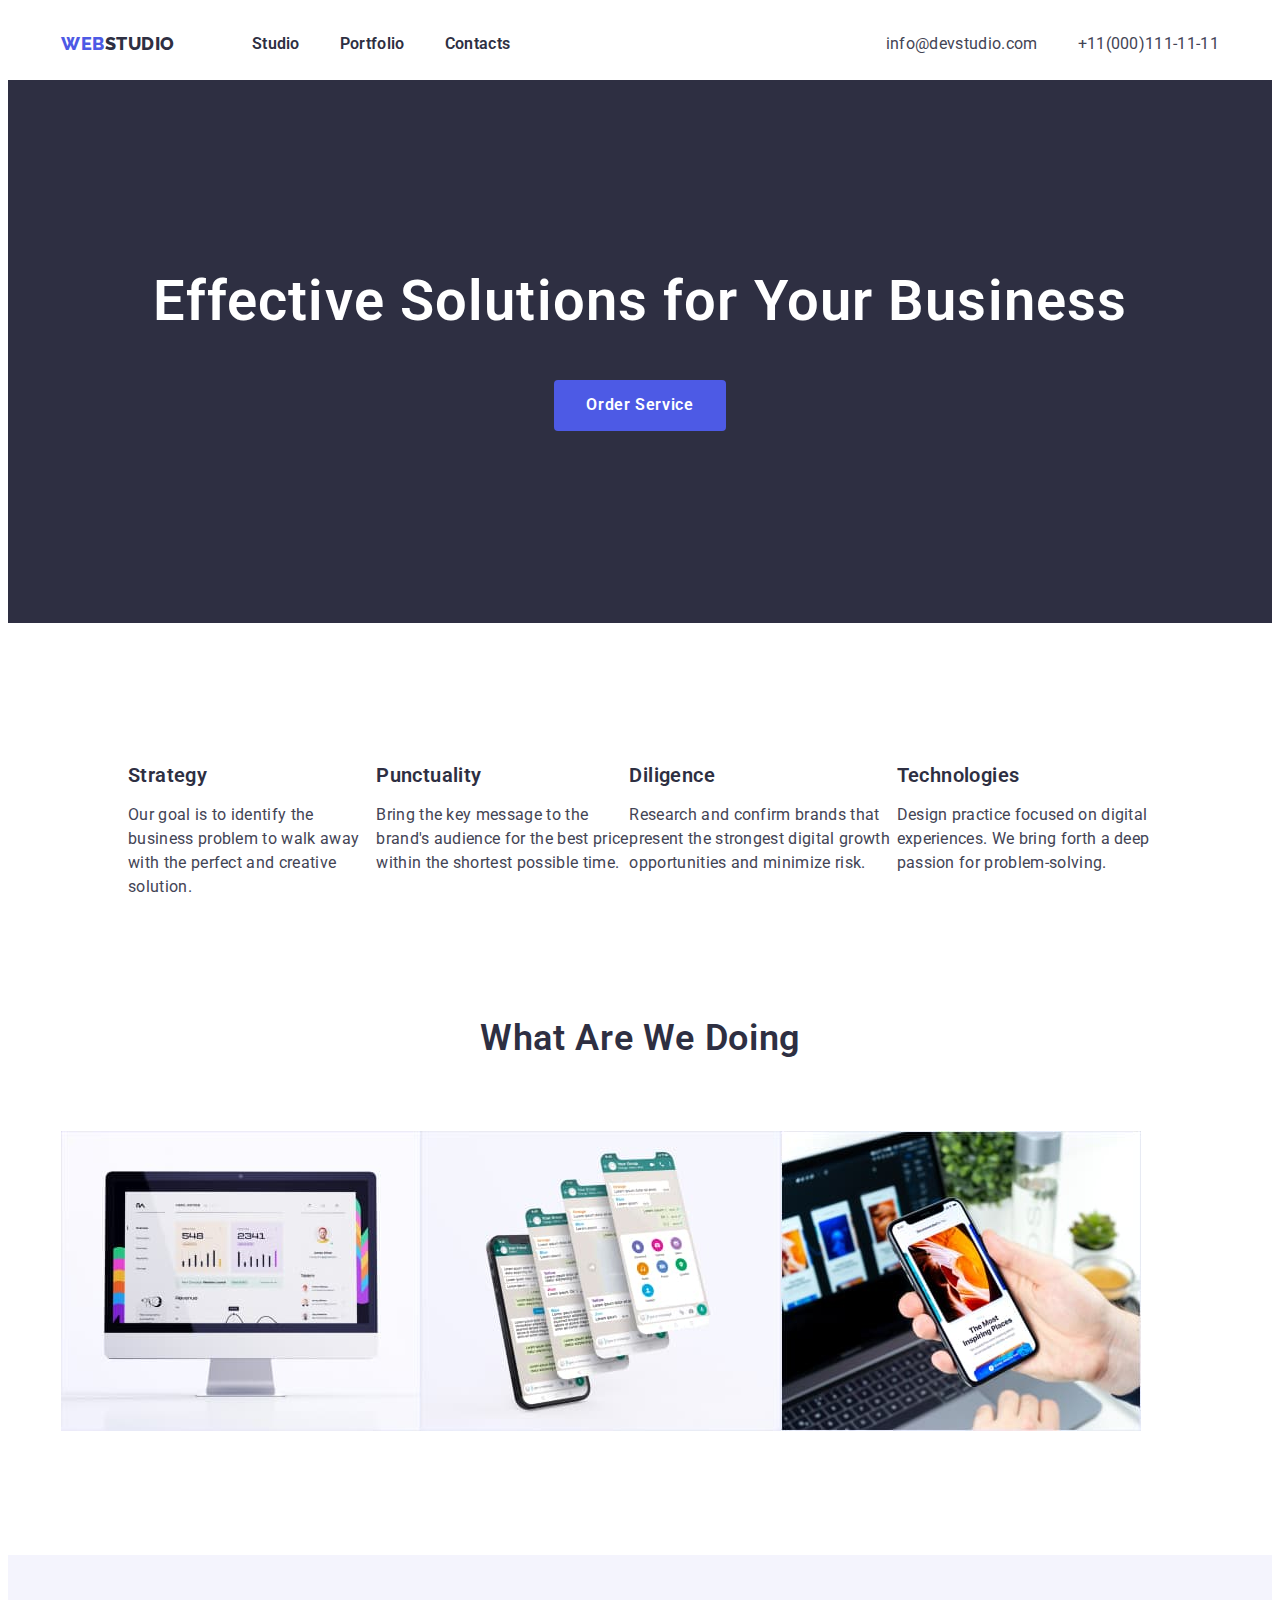
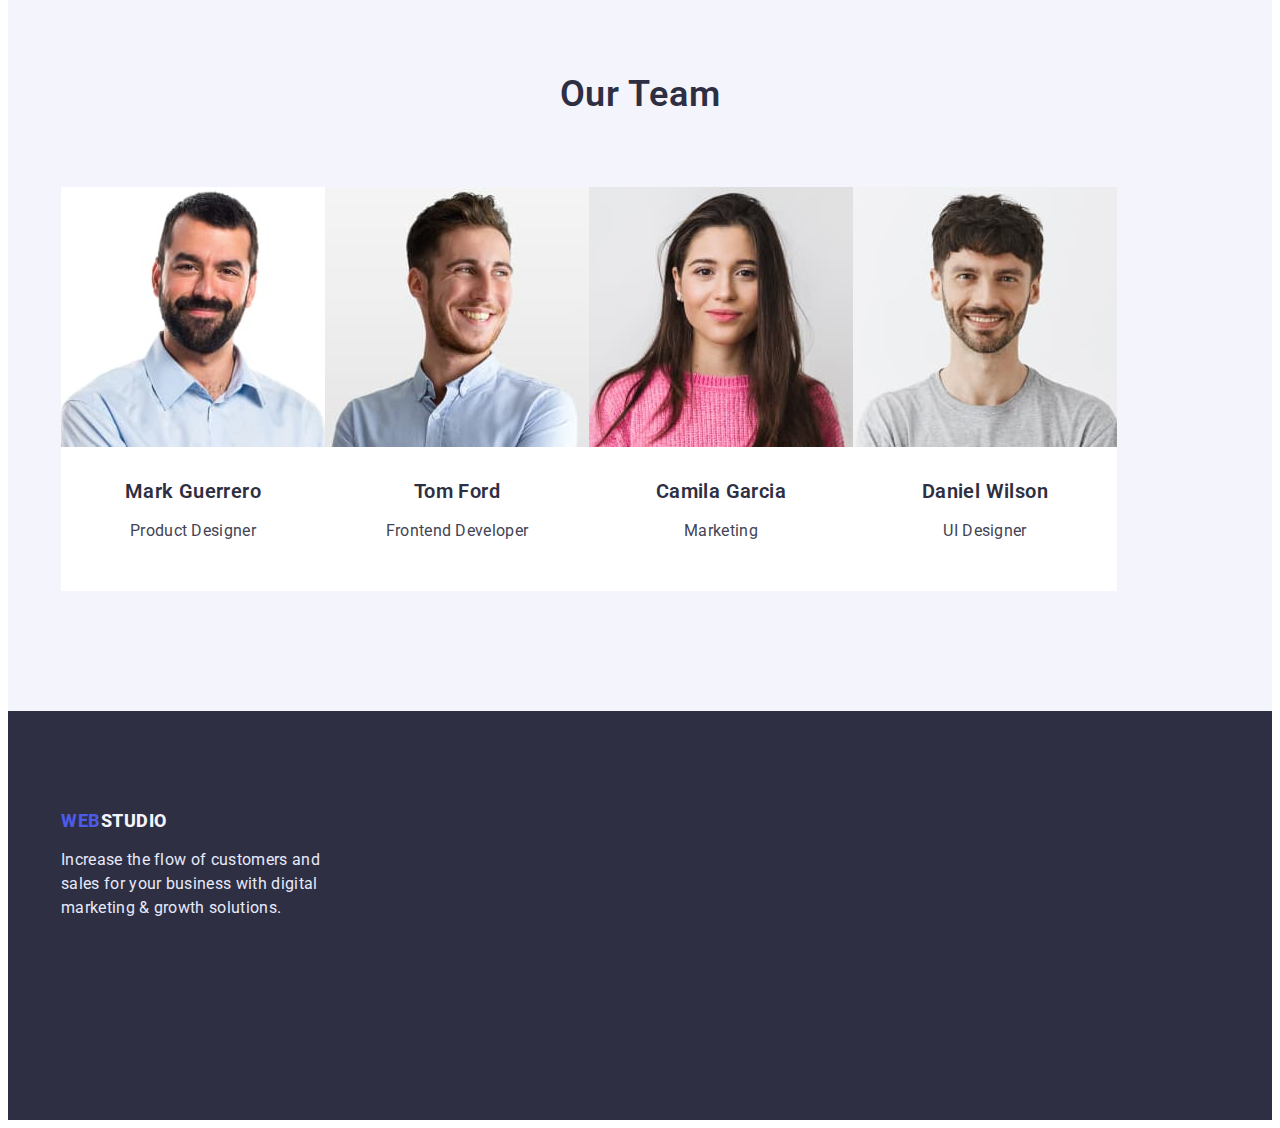
<file: index.html>
<!DOCTYPE html>
<html lang="en">
  <head>
    <meta charset="UTF-8" />
    <meta http-equiv="X-UA-Compatible" content="IE=edge" />
    <meta name="viewport" content="width=device-width, initial-scale=1.0" />
    <title>WEBSTUDIO</title>
    <link rel="preconnect" href="https://fonts.googleapis.com" />
    <link rel="preconnect" href="https://fonts.gstatic.com" crossorigin />
    <link
      href="https://fonts.googleapis.com/css2?family=Raleway:wght@700&family=Roboto:wght@400;500;700;900&display=swap"
      rel="stylesheet"
    />
    <link
      rel="stylesheet"
      href="https://cdnjs.cloudflare.com/ajax/libs/modern-normalize/1.1.0/modern-normalize.min.css"
      integrity="sha512-wpPYUAdjBVSE4KJnH1VR1HeZfpl1ub8YT/NKx4PuQ5NmX2tKuGu6U/JRp5y+Y8XG2tV+wKQpNHVUX03MfMFn9Q=="
      crossorigin="anonymous"
      referrerpolicy="no-referrer"
    />
    <link rel="stylesheet" href="./styles/styles.css" />
  </head>
  <body>
    <header class="head">
      <div class="container">
        <nav>
          <a class="logo-type link" href="./index.html"
            ><span class="logo link">Web</span>Studio</a
          >
          <ul class="info-list list">
            <li class="info-item">
              <a class="link header-list-link" href="./index.html">Studio</a>
            </li>
            <li class="info-item">
              <a class="link header-list-link" href="./portfolio.html"
                >Portfolio</a
              >
            </li>
            <li class="info-item">
              <a class="link header-list-link" href="#">Contacts</a>
            </li>
          </ul>
        </nav>
        <ul class="information-contacts list">
          <li class="contacts-item">
            <a class="link header-contacts" href="mailto:info@devstudio.com"
              >info@devstudio.com</a
            >
          </li>
          <li class="contacts-item">
            <a class="link header-contacts" href="tel:+11(000)111-11-11"
              >+11(000)111-11-11</a
            >
          </li>
        </ul>
      </div>
    </header>
    <main>
      <section class="hero">
        <div class="container">
          <h1 class="hero-item">Effective Solutions for Your Business</h1>
          <button class="hero-btn btn" type="button">Order Service</button>
        </div>
      </section>
      <section class="features">
        <div class="container">
          <h2 class="hidden">Advantages</h2>
          <ul class="features-list list">
            <li class="features-info">
              <h3 class="features-header">Strategy</h3>
              <p class="features-text">
                Our goal is to identify the business problem to walk away with
                the perfect and creative solution.
              </p>
            </li>
            <li class="features-info">
              <h3 class="features-header">Punctuality</h3>
              <p class="features-text">
                Bring the key message to the brand's audience for the best price
                within the shortest possible time.
              </p>
            </li>
            <li class="features-info">
              <h3 class="features-header">Diligence</h3>
              <p class="features-text">
                Research and confirm brands that present the strongest digital
                growth opportunities and minimize risk.
              </p>
            </li>
            <li class="features-info">
              <h3 class="features-header">Technologies</h3>
              <p class="features-text">
                Design practice focused on digital experiences. We bring forth a
                deep passion for problem-solving.
              </p>
            </li>
          </ul>
        </div>
      </section>

      <section class="works">
        <div class="container">
          <h2 class="works-item">What are we doing</h2>
          <ul class="work-list list">
            <li class="work-list-item">
              <a href="#"
                ><img
                  src="./images/img1.jpg"
                  alt="Notebook"
                  width="360"
                  height="300"
              /></a>
            </li>

            <li class="work-list-item">
              <a href="#"
                ><img
                  src="./images/img2.jpg"
                  alt="Apps"
                  width="360"
                  height="300"
              /></a>
            </li>

            <li class="work-list-item">
              <a href="#"
                ><img
                  src="./images/img3.jpg"
                  alt="Phone"
                  width="360"
                  height="300"
              /></a>
            </li>
          </ul>
        </div>
      </section>
      <section class="team">
        <div class="container">
          <h2 class="team-header">Our Team</h2>
          <ul class="team-list list">
            <li class="team-list-item">
              <img
                class="team-foto"
                src="./images/face1.jpg"
                alt="Portrait of a guy"
                width="264"
                height="260"
              />
              <div class="team-guyz">
                <a class="team-link link" href="#"
                  ><h3 class="works-name">Mark Guerrero</h3></a
                >
                <p class="team-text">Product Designer</p>
              </div>
            </li>
            <li class="team-list-item">
              <img
                class="team-foto"
                src="./images/face2.jpg"
                alt="Portrait of a guy"
                width="264"
                height="260"
              />
              <div class="team-guyz">
                <a class="team-link link" href="#"
                  ><h3 class="works-name">Tom Ford</h3></a
                >
                <p class="team-text">Frontend Developer</p>
              </div>
            </li>
            <li class="team-list-item">
              <img
                class="team-foto"
                src="./images/face3.jpg"
                alt="Portrait of a girl"
                width="264"
                height="260"
              />
              <div class="team-guyz">
                <a class="team-link link" href="#"
                  ><h3 class="works-name">Camila Garcia</h3></a
                >
                <p class="team-text">Marketing</p>
              </div>
            </li>
            <li class="team-list-item">
              <img
                class="team-foto"
                src="./images/face4.jpg"
                alt="Portrait of a guy"
                width="264"
                height="260"
              />
              <div class="team-guyz">
                <a class="team-link link" href="#"
                  ><h3 class="works-name">Daniel Wilson</h3></a
                >
                <p class="team-text">UI Designer</p>
              </div>
            </li>
          </ul>
        </div>
      </section>
    </main>
    <footer class="footer">
      <div class="container">
        <a class="text-type link" href="./index.html"
          ><span class="text link">Web</span>Studio</a
        >
        <p class="footer-text">
          Increase the flow of customers and sales for your business with
          digital marketing & growth solutions.
        </p>
      </div>
    </footer>
  </body>
</html>
</file>
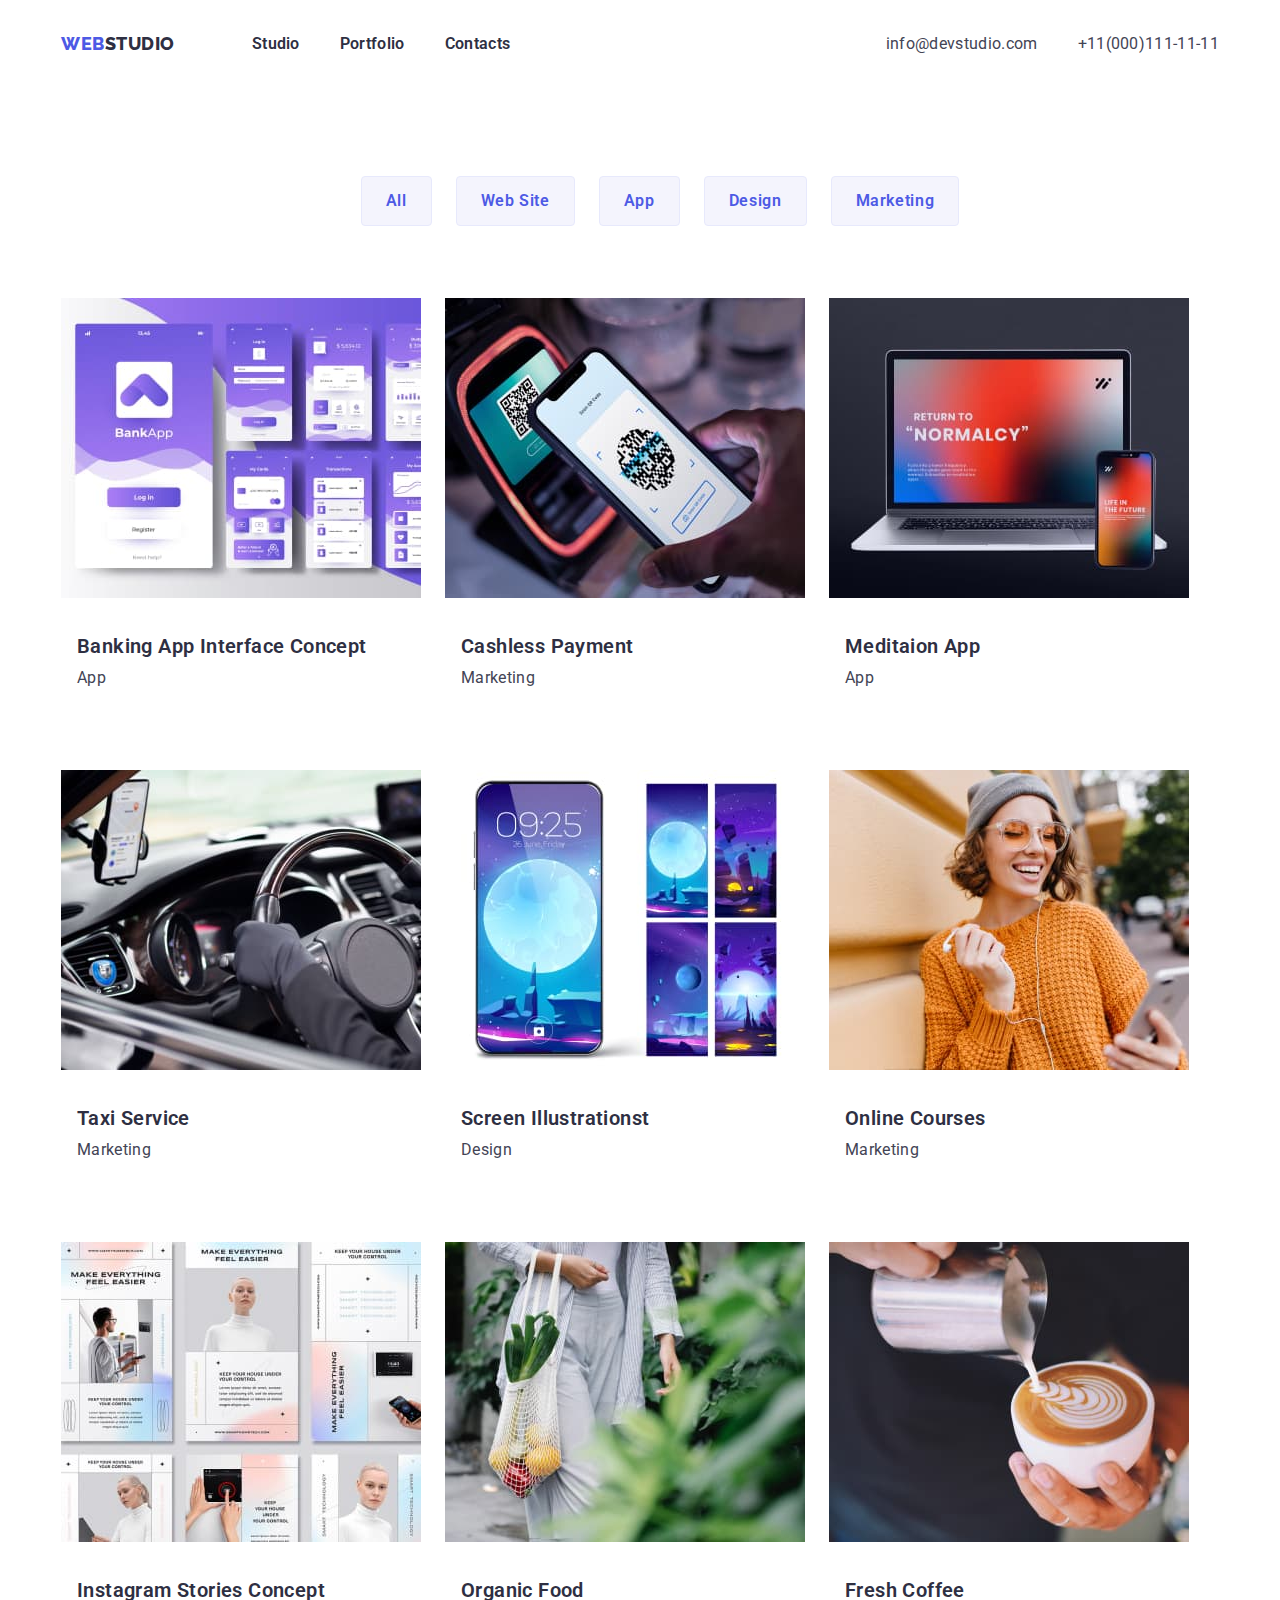
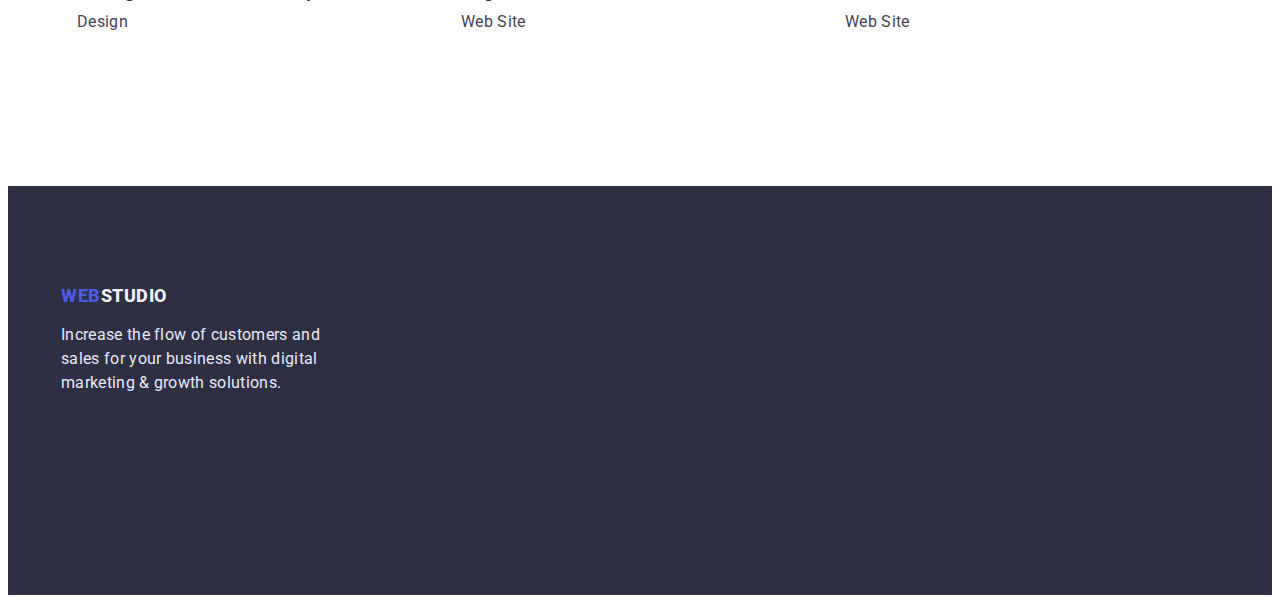
<file: portfolio.html>
<!DOCTYPE html>
<html lang="en">
  <head>
    <meta charset="UTF-8" />
    <meta http-equiv="X-UA-Compatible" content="IE=edge" />
    <meta name="viewport" content="width=device-width, initial-scale=1.0" />
    <title>Portfolio</title>
    <link rel="preconnect" href="https://fonts.googleapis.com" />
    <link rel="preconnect" href="https://fonts.gstatic.com" crossorigin />
    <link
      href="https://fonts.googleapis.com/css2?family=Raleway:wght@700&family=Roboto:wght@400;500;700;900&display=swap"
      rel="stylesheet"
    />
    <link
      rel="stylesheet"
      href="https://cdnjs.cloudflare.com/ajax/libs/modern-normalize/1.1.0/modern-normalize.min.css"
      integrity="sha512-wpPYUAdjBVSE4KJnH1VR1HeZfpl1ub8YT/NKx4PuQ5NmX2tKuGu6U/JRp5y+Y8XG2tV+wKQpNHVUX03MfMFn9Q=="
      crossorigin="anonymous"
      referrerpolicy="no-referrer"
    />
    <link rel="stylesheet" href="./styles/styles.css" />
  </head>
  <body>
    <header class="head">
      <div class="container">
        <nav>
          <a class="logo-type link" href="./index.html"
            ><span class="logo link">Web</span>Studio</a
          >
          <ul class="info-list list">
            <li class="info-item">
              <a class="link header-list-link" href="./index.html">Studio</a>
            </li>
            <li class="info-item">
              <a class="link header-list-link" href="./portfolio.html"
                >Portfolio</a
              >
            </li>
            <li class="info-item">
              <a class="link header-list-link" href="#">Contacts</a>
            </li>
          </ul>
        </nav>
        <ul class="information-contacts list">
          <li class="contacts-item">
            <a class="link header-contacts" href="mailto:info@devstudio.com"
              >info@devstudio.com</a
            >
          </li>
          <li class="contacts-item">
            <a class="link header-contacts" href="tel:+11(000)111-11-11"
              >+11(000)111-11-11</a
            >
          </li>
        </ul>
      </div>
    </header>
    <main>
      <section class="content">
        <div class="container">
          <h1 class="information hidden">Our works</h1>
          <ul class="content-list list">
            <li class="content-list-item">
              <button class="content-btn btn" type="button">All</button>
            </li>
            <li class="content-list-item">
              <button class="content-btn btn" type="button">Web Site</button>
            </li>
            <li class="content-list-item">
              <button class="content-btn btn" type="button">App</button>
            </li>
            <li class="content-list-item">
              <button class="content-btn btn" type="button">Design</button>
            </li>
            <li class="content-list-item">
              <button class="content-btn btn" type="button">Marketing</button>
            </li>
          </ul>
          <ul class="foto-list list">
            <li class="information-list-item">
              <img
                class="foto-list-item"
                src="./images/image1.jpg"
                alt="Bankinh app"
                width="360"
                height="300"
              />
              <div class="cards">
              <h2 class="projects">Banking App Interface Concept</h2>
              <p class="text-top">App</p>
            </div>
            </li>
            <li class="information-list-item">
              <img
                class="foto-list-item"
                src="./images/image2.jpg"
                alt="blue background"
                width="360"
                height="300"
              />
              <div class="cards">
              <h2 class="projects">Cashless Payment</h2>
              <p class="text-top">Marketing</p>
            </div>
            </li>
            <li class="information-list-item">
              <img
                class="foto-list-item"
                src="./images/image3.jpg"
                alt="Notebook with phone"
                width="360"
                height="300"
              />
              <div class="cards">
              <h2 class="projects">Meditaion App</h2>
              <p class="text-top">App</p>
            </div>
            </li>
            <li class="information-list-item">
              <img
                class="foto-list-item"
                src="./images/image4.jpg"
                alt="car interior"
                width="360"
                height="300"
              />
              <div class="cards">
              <h2 class="projects">Taxi Service</h2>
              <p class="text-top">Marketing</p>
            </div>
            </li>
            <li class="information-list-item">
              <img
                class="foto-list-item"
                src="./images/image5.jpg"
                alt="phone pictures"
                width="360"
                height="300"
              />
              <div class="cards">
              <h2 class="projects">Screen Illustrationst</h2>
              <p class="text-top">Design</p>
            </div>
            </li>
            <li class="information-list-item">
              <img
                class="foto-list-item"
                src="./images/image6.jpg"
                alt="girl in orange sweater"
                width="360"
                height="300"
              />
              <div class="cards">
              <h2 class="projects">Online Courses</h2>
              <p class="text-top">Marketing</p>
            </div>
            </li>
            <li class="information-list-item">
              <img
                class="foto-list-item"
                src="./images/image7.jpg"
                alt="social media pages"
                width="360"
                height="300"
              />
              <div class="cards">
              <h2 class="projects">Instagram Stories Concept</h2>
              <p class="text-top">Design</p>
            </div>
            </li>
            <li class="information-list-item">
              <img
                class="foto-list-item"
                src="./images/image8.jpg"
                alt="fruit in a bag"
                width="360"
                height="300"
              />
              <div class="cards">
              <h2 class="projects">Organic Food</h2>
              <p class="text-top">Web Site</p>
            </div>
            </li>
            <li class="information-list-item">
              <img
                class="foto-list-item"
                src="./images/image9.jpg"
                alt="coffe with milk"
                width="360"
                height="300"
              />
              <div class="cards">
              <h2 class="projects">Fresh Coffee</h2>
              <p class="text-top">Web Site</p>
            </div>
            </li>
          </ul>
        </div>
      </section>
    </main>
    <footer class="footer">
      <div class="container">
        <a class="text-type link" href="./index.html"
          ><span class="text link">Web</span>Studio</a
        >
        <p class="footer-text">
          Increase the flow of customers and sales for your business with
          digital marketing & growth solutions.
        </p>
      </div>
    </footer>
  </body>
</html>
</file>
<file: styles/styles.css>
:root{
--color-main: #2E2F42;
 --color-dark: #434455;
--secondary-color: #FFFFFF;
--color-light: #4D5AE5;
--fist-color: #404BBF;
--color-text: #F4F4FD;
 --color-footer-text: #E7E9FC;
}
body{
font-family: 'Roboto', sans-serif;
color: var(--color-dark)
}
.container{
    max-width: 1158px;
    padding-left: 15px;
    padding-right: 15px;
    margin: 0 auto;
}
.img{
    display: block;
}
/* Header style */
.head{
background-color: var(--secondary-color);
padding-top: 24px;
padding-bottom: 24px;
padding: 0;
}
.head .container{
    display: flex;
    align-items: center;
    justify-content: space-between;
}
nav{
    display: flex;
    align-items: center;
}
.info-list{
    display: flex;
    padding-left: 0;
    margin-top: 0;
    margin-bottom: 0;

}

.info-item{
    margin-right: 40px;
}
.info-item:last-child{
    margin-right: 0;
}
.information-contacts{
    display: flex;
    padding-top: 24px;
    padding-bottom: 24px;
    margin-top: 0;
    margin-bottom: 0;   
}
.contacts-item{
    margin-right: 40px;
}
.contacts-item:last-child{
    margin-right: 0;
}

.link{
    text-decoration: none;
    font-family: inherit;
}
.link:hover{
    color: var(--color-light);
}
.link:focus{
    background-color: var(--fist-color); 
    color: var(--secondary-color);   
}
.list{
    list-style: none;
}
.btn{
background: var(--color-light);
border-radius: 4px;
font-family: inherit;
cursor: pointer;
}
.btn:hover{
    color: var(--color-light);
}
.btn:focus{
    color: var(--fist-color);
}
.logo{
font-family: 'Raleway', sans-serif;
font-weight: 800;
font-size: 18px;
line-height: 1.33;
letter-spacing: 0.03em;
text-transform: uppercase;
color: var(--color-light);
}
.logo-type{
font-family: 'Raleway', sans-serif;
font-weight: 800;
font-size: 18px;
line-height: 1.33;
letter-spacing: 0.03em;
text-transform: uppercase;
color: var(--color-main);
padding-top: 24px;
padding-bottom: 24px;
margin-right: 77px;
}
.header-list-link{
font-weight: 600;
font-size: 16px;
line-height: 1.5;
letter-spacing: 0.02em;
color: var(--color-main);
padding-top: 24px;
padding-bottom: 24px;
}

.header-contacts{
font-size: 16px;
line-height: 1.5;
letter-spacing: 0.02em;
color: var(--color-dark);
padding-top: 24px;
padding-bottom: 24px;
}
/* Hero style */
.hero{
background: var(--color-main);
text-align: center;
padding-top: 192px;
padding-bottom: 192px;
margin-top: 0;
}
.hero-item{
font-weight: 600;
font-size: 56px;
line-height: 1.07;
letter-spacing: 0.02em;
color: var(--secondary-color);
margin-top: 0;
margin-bottom: 0;

}
.hero-btn:hover{
    color: var(--secondary-color);
}
.hero-btn{
font-weight: 600;
font-size: 16px;
line-height: 1.18;
letter-spacing: 0.04em;
color: var(--secondary-color);
border-radius: 4px;
padding: 16px 32px;
margin-top: 48px;
border: 0;
}

/* Advantages */
.hidden{
        position: absolute;
        width: 1px;
        height: 1px;
        margin: -1px;
        border: 0;
        padding: 0;
        white-space: nowrap;
        clip-path: inset(100%);
        clip: rect(0 0 0 0);
        overflow: hidden;  
    

}
.features .container{
   padding: 120px;
    
}
.features{
    margin-top: 0;
}
.features-list{
    display: flex;
    margin-top: 0;
    margin-bottom: 0;
   padding-left: 0;
}
.features-info{
    flex-basis: calc((100%-72px)/4);
    
}
.features-info:last-child{
    margin-right: 0;
}
.features-header {
font-weight: 600;
font-size: 20px;
line-height: 1.2;
letter-spacing: 0.02em;
color: var(--color-main);
margin-bottom: 8px;

}
.features-text {
font-size: 16px;
line-height: 1.5;
letter-spacing: 0.02em;
color: var(--color-dark);
margin-bottom: 0;
}
/* Works */
.works{
    padding-bottom: 120px;
}
.work-list{
    display: flex;
    padding-left: 0;
    padding-right: 0;
    margin-bottom: 0;
    margin-top: 0;   
}

.work-list-item{
    flex-basis: calc((100%-48px)/3)
}
.work-list-item a{
    margin-right: 0;
}

.works-item {
font-weight: 600;
font-size: 36px;
line-height: 1.11;
text-align: center;
letter-spacing: 0.02em;
text-transform: capitalize;
color: var(--color-main);
margin-top: 0;
margin-bottom: 72px;
}
/* ______________________TEAM___________________ */
.team {
    background: var(--color-text);
    padding-top: 120px;
    padding-bottom: 120px;
}
.team-header {
font-weight: 600;
font-size: 36px;
line-height: 1.11;
text-align: center;
letter-spacing: 0.02em;
text-transform: capitalize;
color: var(--color-main);
margin: 0;
margin-bottom: 72px;
}
.team-list{
    display: flex;
     margin: 0;
    padding-left: 0;

}
.team-list-item{
    flex-basis: calc((100%-24px)/4);
}
.team-foto{
    display: block;
}
.works-name{
font-weight: 600;
font-size: 20px;
line-height: 1.2;
text-align: center;
letter-spacing: 0.02em;
color: var(--color-main);
margin: 0;
}
.team-link{
    margin-bottom: 8px;
}
.team-guyz{
background-color: var(--secondary-color);
padding: 32px 16px;
}
.team-text {
font-size: 16px;
line-height: 1.5;
text-align: center;
letter-spacing: 0.02em;
color: var(--color-dark);
}
.footer {
background: var(--color-main);
padding-top: 100px;
padding-bottom: 100px;
}
.text {
    font-weight: 800;
font-size: 18px;
line-height: 1.16;
letter-spacing: 0.03em;
text-transform: uppercase;
color: var(--color-light);
}
.text-type {
font-weight: 800;
font-size: 18px;
line-height: 1.16;
letter-spacing: 0.03em;
text-transform: uppercase;
color: var(--color-text);
}
.footer-text {
font-size: 16px;
line-height: 1.5;
letter-spacing: 0.02em;
color: var(--color-footer-text);
margin-top: 16px;
margin-bottom: 0;
padding-bottom: 100px;
width: 264px;
height: 72px;
}
/* ______________________________PORTFOLIO________________________________ */
.content {
    padding-top: 96px;
    padding-bottom: 120px;
}
.content-list {
display: flex;
justify-content: center;
align-items: center;
margin-top: 0;
margin-bottom: 0;
padding-bottom: 72px;
}
.foto-list{
    display: flex;
    flex-wrap: wrap;
    margin-top: 0;
    padding: 0;  
    margin-right: -24px;
    margin-bottom: -48px;
}
.foto-list-item{
    margin-bottom: 32px;
}
.information-list-item{
margin-right: 24px;
margin-bottom: 48px;
}
.cards{
    padding-bottom: 32px;
    padding-left: 16px;
}

.content-list-item {
    margin-right: 24px;

}
.content-list-item:last-child{
    margin-right: 0;
}
.content-btn-all{
font-weight: 600;
font-size: 16px;
line-height: 1.5;
text-align: center;
letter-spacing: 0.04em;
color: var(--secondary-color);
padding: 12px 24px;
border: 0;
box-shadow: 0px 4px 4px rgba(0, 0, 0, 0.15);
}
/* .content-btn-all:hover{
    background-color: var(--color-light);
    color: var(--secondary-color);
}
.content-btn-all:focus{
    color: var(--secondary-color);
} */
.content-btn {
    padding: 12px 24px;
font-weight: 600;
font-size: 16px;
line-height: 1.5;
text-align: center;
letter-spacing: 0.04em;
color: var(--color-light);
background: var(--color-text);
border: 1px solid var(--color-footer-text)

}
.content-btn:hover{
    color: var(--secondary-color);
    background-color: var(--color-light);
}
.content-btn:focus{
   background-color: var(--fist-color); 
   color: var(--secondary-color);
}
/* _____________________________________PROJECTS___________________________ */

.projects {
font-weight: 600;
font-size: 20px;
line-height: 1.2;
letter-spacing: 0.02em;
color: var(--color-main);
margin: 0;

}
.text-top {
font-size: 16px;
line-height: 1.5;
letter-spacing: 0.02em;
color: var(--color-dark);
margin: 0;
margin-top: 8px;
}
.text-bottom {
font-size: 16px;
line-height: 1.5;
letter-spacing: 0.02em;
color: var(--color-text);
}
</file>
